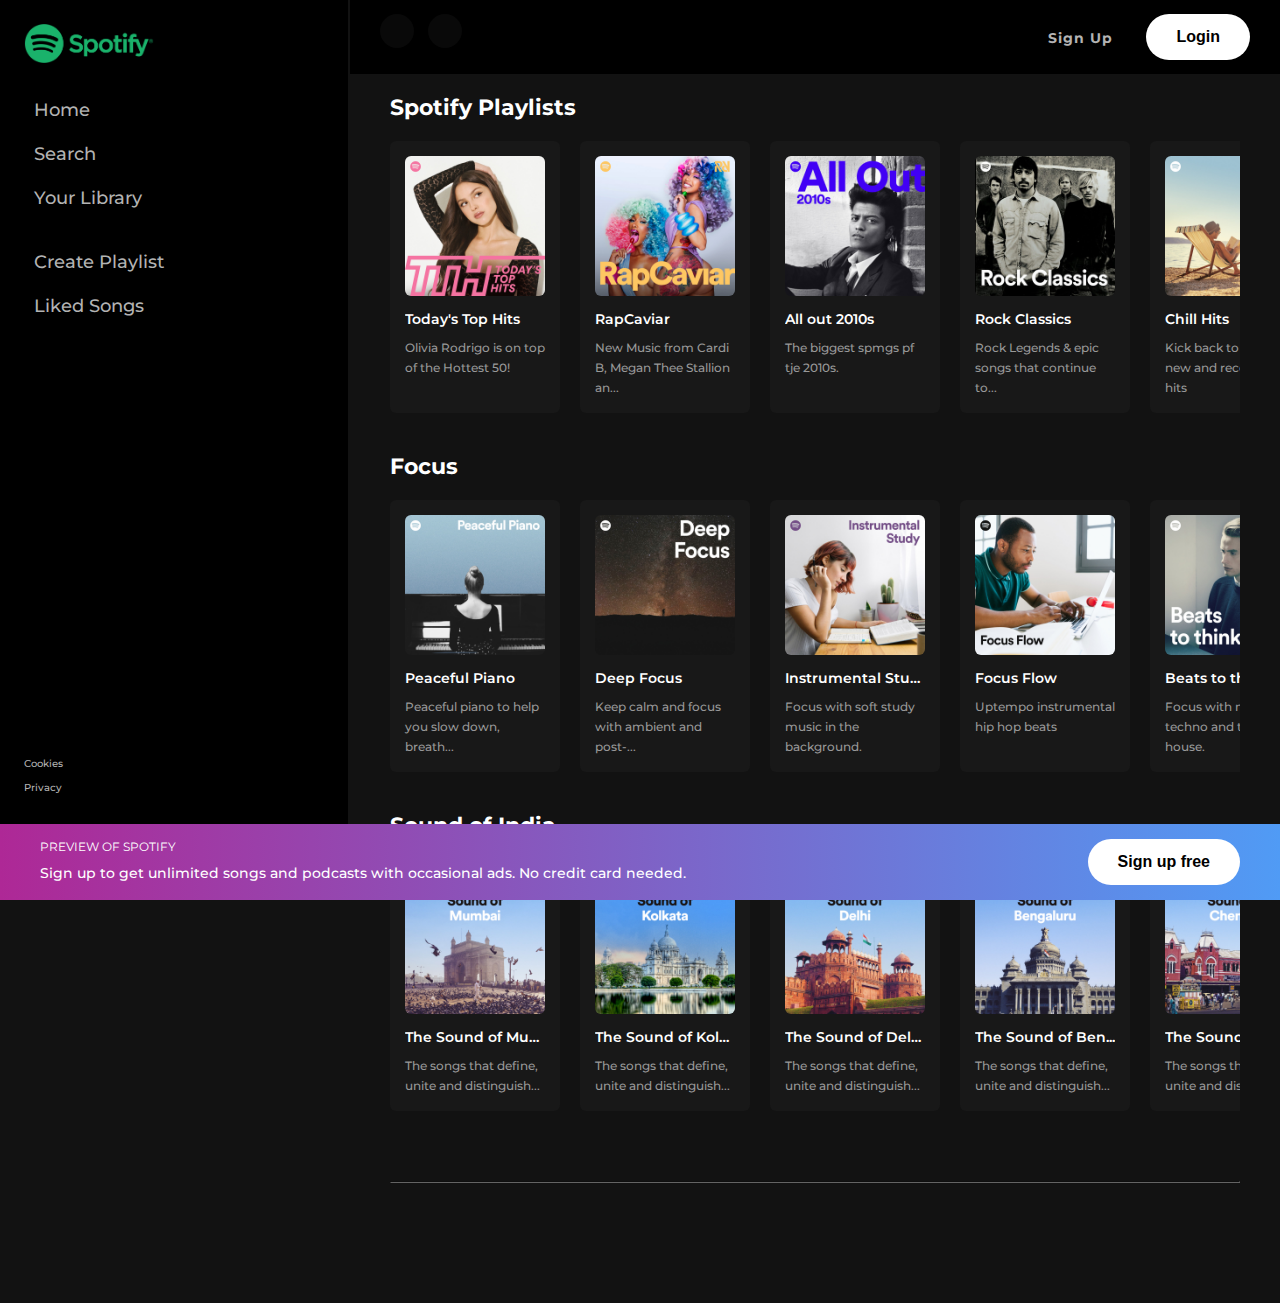
<file: docs/index.html>
<!DOCTYPE html>
<html lang="en">

<head>
    <meta charset="UTF-8">
    <meta name="viewport" content="width=device-width, initial-scale=1.0">
    <title>Spotify Clone</title>
    <link rel="stylesheet" href="styles.css">
    <link rel="shortcut icon" href="./images/Spotify_favicon.png" type="image/x-icon">
</head>

<body>

    <div class="sidebar">
        <div class="logo">
            <a href="#">
                <img src="./images/Spotify Logo.png" alt="Logo">
            </a>
        </div>

        <div class="navigation">
            <ul>
                <li>
                    <a href="#">
                        <span class="fa fa-home"></span>
                        <span>Home</span>
                    </a>
                </li>
                <li>
                    <a href="#">
                        <span class="fa fa-search"></span>
                        <span>Search</span>
                    </a>
                </li>
                <li>
                    <a href="#">
                        <span class="fa fas fa-book"></span>
                        <span>Your Library</span>
                    </a>
                </li>
            </ul>
        </div>

        <div class="navigation">
            <ul>
                <li>
                    <a href="#">
                        <span class="fa fa-home"></span>
                        <span>Create Playlist</span>
                    </a>
                </li>
                <li>
                    <a href="#">
                        <span class="fa fa-search"></span>
                        <span>Liked Songs</span>
                    </a>
                </li>

            </ul>
        </div>

        <div class="policies">
            <ul>
                <li>
                    <a href="#">Cookies</a>
                </li>
                <li>
                    <a href="#">Privacy</a>
                </li>
            </ul>
        </div>


    </div>

    <div class="main-container">
        <div class="topbar">
            <div class="prev-next-buttons">
                <button type="button" class="fa fas fa-chevron-left"></button>
                <button type="button" class="fa fas fa-chevron-right"></button>
            </div>

            <div class="navbar">
                <ul>
                    <li>
                        <a href="signup.html">Sign Up</a>
                    </li>
                </ul>
                <button onclick="location.href = 'login.html';">Login</button>
            </div>
        </div>

        <div class="spotify-playlists">
            <h2>Spotify Playlists</h2>

            <div class="list">
                <div class="item">
                    <img src="./images/Today's Top Hits.jpg" />
                    <div class="play">
                        <span class="fa fa-play"></span>
                    </div>
                    <h4>Today's Top Hits</h4>
                    <p>Olivia Rodrigo is on top of the Hottest 50!</p>
                </div>

                <div class="item">
                    <img src="./images/RapCaviar.jpg" />
                    <div class="play">
                        <span class="fa fa-play"></span>
                    </div>
                    <h4>RapCaviar</h4>
                    <p>New Music from Cardi B, Megan Thee Stallion an...</p>
                </div>

                <div class="item">
                    <img src="./images/All Out 2010s.jpg" />
                    <div class="play">
                        <span class="fa fa-play"></span>
                    </div>
                    <h4>All out 2010s</h4>
                    <p>The biggest spmgs pf tje 2010s.</p>
                </div>

                <div class="item">
                    <img src="./images/Rock Classics.jpg" />
                    <div class="play">
                        <span class="fa fa-play"></span>
                    </div>
                    <h4>Rock Classics</h4>
                    <p>Rock Legends & epic songs that continue to...</p>
                </div>

                <div class="item">
                    <img src="./images/Chill Hits.jpg" />
                    <div class="play">
                        <span class="fa fa-play"></span>
                    </div>
                    <h4>Chill Hits</h4>
                    <p>Kick back to the best new and recent chill hits</p>
                </div>

                <div class="item">
                    <img src="./images/Viva Latino.jpg" />
                    <div class="play">
                        <span class="fa fa-play"></span>
                    </div>
                    <h4>Viva Latino</h4>
                    <p>Today's top Latin hits elevando nuestra...</p>
                </div>



                <div class="item">
                    <img src="./images/All Out 80s.jpg" />
                    <div class="play">
                        <span class="fa fa-play"></span>
                    </div>
                    <h4>All out 80s</h4>
                    <p>The biggest songs of the 1980s. Cover: Michael...</p>
                </div>
            </div>
        </div>

        <div class="spotify-playlists">
            <h2>Focus</h2>
            <div class="list">
                <div class="item">
                    <img src="./images/Peaceful Piano.jpg" />
                    <div class="play">
                        <span class="fa fa-play"></span>
                    </div>
                    <h4>Peaceful Piano</h4>
                    <p>Peaceful piano to help you slow down, breath...</p>
                </div>

                <div class="item">
                    <img src="./images/Deep Focus.jpg" />
                    <div class="play">
                        <span class="fa fa-play"></span>
                    </div>
                    <h4>Deep Focus</h4>
                    <p>Keep calm and focus with ambient and post-...</p>
                </div>

                <div class="item">
                    <img src="./images/Instrumental Study.jpg" />
                    <div class="play">
                        <span class="fa fa-play"></span>
                    </div>
                    <h4>Instrumental Study</h4>
                    <p>Focus with soft study music in the background.</p>
                </div>



                <div class="item">
                    <img src="./images/Focus Flow.jpg" />
                    <div class="play">
                        <span class="fa fa-play"></span>
                    </div>
                    <h4>Focus Flow</h4>
                    <p>Uptempo instrumental hip hop beats</p>
                </div>

                <div class="item">
                    <img src="./images/Beats to think to.jpg" />
                    <div class="play">
                        <span class="fa fa-play"></span>
                    </div>
                    <h4>Beats to think to</h4>
                    <p>Focus with melodic techno and tech house.</p>
                </div>

                <div class="item">
                    <img src="./images/Reading Adventure.jpg" />
                    <div class="play">
                        <span class="fa fa-play"></span>
                    </div>
                    <h4>Reading Adventure</h4>
                    <p>Scores and soundtracks for daring quests, epic...</p>
                </div>

                <div class="item">
                    <img src="./images/Workday Lounge.jpg" />
                    <div class="play">
                        <span class="fa fa-play"></span>
                    </div>
                    <h4>Workday Lounge</h4>
                    <p>Lounge and chill out music for your workday</p>
                </div>
            </div>
        </div>

        <div class="spotify-playlists">
            <h2>Sound of India</h2>
            <div class="list">
                <div class="item">
                    <img src="./images/The Sound of Mumbai.jpg" />
                    <div class="play">
                        <span class="fa fa-play"></span>
                    </div>
                    <h4>The Sound of Mum...</h4>
                    <p>The songs that define, unite and distinguish...</p>
                </div>

                <div class="item">
                    <img src="./images/The Sound of Kolkata.jpg" />
                    <div class="play">
                        <span class="fa fa-play"></span>
                    </div>
                    <h4>The Sound of Kolka...</h4>
                    <p>The songs that define, unite and distinguish...</p>
                </div>

                <div class="item">
                    <img src="./images/The Sound of Delhi.jpg" />
                    <div class="play">
                        <span class="fa fa-play"></span>
                    </div>
                    <h4>The Sound of Delhi...</h4>
                    <p>The songs that define, unite and distinguish...</p>
                </div>

                <div class="item">
                    <img src="./images/The Sound of Bengaluru.jpg" />
                    <div class="play">
                        <span class="fa fa-play"></span>
                    </div>
                    <h4>The Sound of Ben...</h4>
                    <p>The songs that define, unite and distinguish...</p>
                </div>

                <div class="item">
                    <img src="./images/The Sound of Chennai.jpg" />
                    <div class="play">
                        <span class="fa fa-play"></span>
                    </div>
                    <h4>The Sound of Chen...</h4>
                    <p>The songs that define, unite and distinguish...</p>
                </div>

                <div class="item">
                    <img src="./images/The Sound of Hyderabad.jpg" />
                    <div class="play">
                        <span class="fa fa-play"></span>
                    </div>
                    <h4>The Sound of Hyde...</h4>
                    <p>The songs that define, unite and distinguish...</p>
                </div>


            </div>

            <hr>
        </div>

    </div>

    <div class="preview">
        <div class="text">
            <h6>Preview of Spotify</h6>
            <p>Sign up to get unlimited songs and podcasts with occasional ads. No credit card needed.</p>
        </div>
        <div class="button">
            <button type="button">Sign up free</button>
        </div>
    </div>


</body>

</html>
</file>
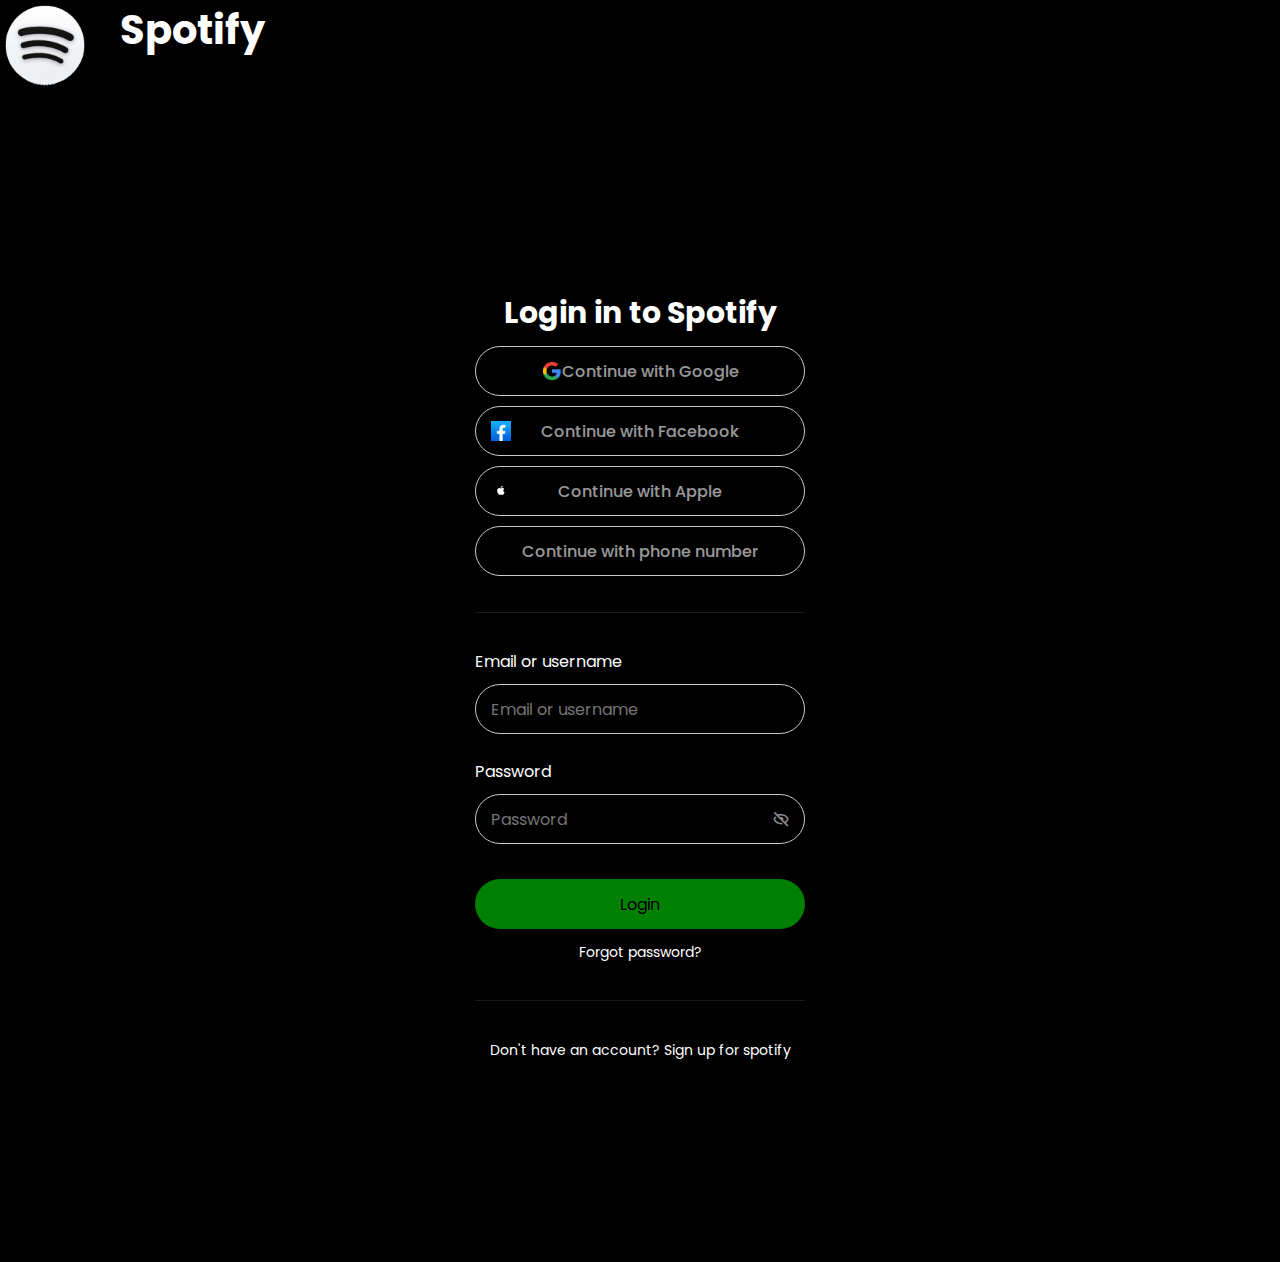
<file: docs/login.html>
<!DOCTYPE html>
<!-- Coding By CodingNepal - codingnepalweb.com -->
    <html lang="en">
    <head>
        <meta charset="UTF-8">
        <meta http-equiv="X-UA-Compatible" content="IE=edge">
        <meta name="viewport" content="width=device-width, initial-scale=1.0">
        <title> Responsive Login and Signup Form </title>

        <!-- CSS -->
        <link rel="stylesheet" href="loginstyles.css">
                
        <!-- Boxicons CSS -->
        <link href='https://unpkg.com/boxicons@2.1.2/css/boxicons.min.css' rel='stylesheet'>
                        
    </head>
    <body>
        <div class="spotify">
            <img src="png-clipart-spotify-for-macos-spotify-logo-removebg-preview.png" alt="" class="image">
            <p class="message">Spotify</p>
        </div>
        <section class="container forms">
            <div class="form login">
                <div class="form-content">
                    <header>Login in to Spotify</header>   
                <div class="media-options">
                    <a href="#" class="field google">
                        <img src="Google__G__logo.svg.png" alt="" class="google-img">
                        <span>Continue with Google</span>
                    </a>
                </div>
                <div class="media-options">
                    <a href="#" class="field facebook">
                        <img src="facebook.png" alt="" class="facebook-img">
                        <span>Continue with Facebook</span>
                    </a>
                </div>
                <div class="media-options">
                    <a href="#" class="field apple">
                        <img src="download.png" alt="" class="apple-img">
                        <span>Continue with Apple</span>
                    </a>
                </div>
                <div class="media-options">
                    <a href="#" class="field apple">
                        <span>Continue with phone number</span>
                    </a>
                </div>
                <div class="line"></div>
                <form action="#">
                    <label class="label">Email or username</label>
                    <div class="field input-field">
                        <input type="email" placeholder="Email or username" class="input">
                    </div>
                    <br>
                    <label class="label">Password</label>
                    <div class="field input-field">
                        <input type="password" placeholder="Password" class="password">
                        <i class='bx bx-hide eye-icon'></i>
                    </div>
                    <br>
                    <div class="field button-field">
                        <button>Login</button>
                    </div>
                    <div class="form-link">
                        <a href="#" class="forgot-pass">Forgot password?</a>
                    </div>

                </form>
                <div class="line"></div>
                <div class="form-link">
                    <span>Don't have an account? <a href="signup.html" class="link signup-link">Sign up for spotify</a></span>
                </div>
            </div>
            </div>
        </section>    

    </body>
</html>
</file>
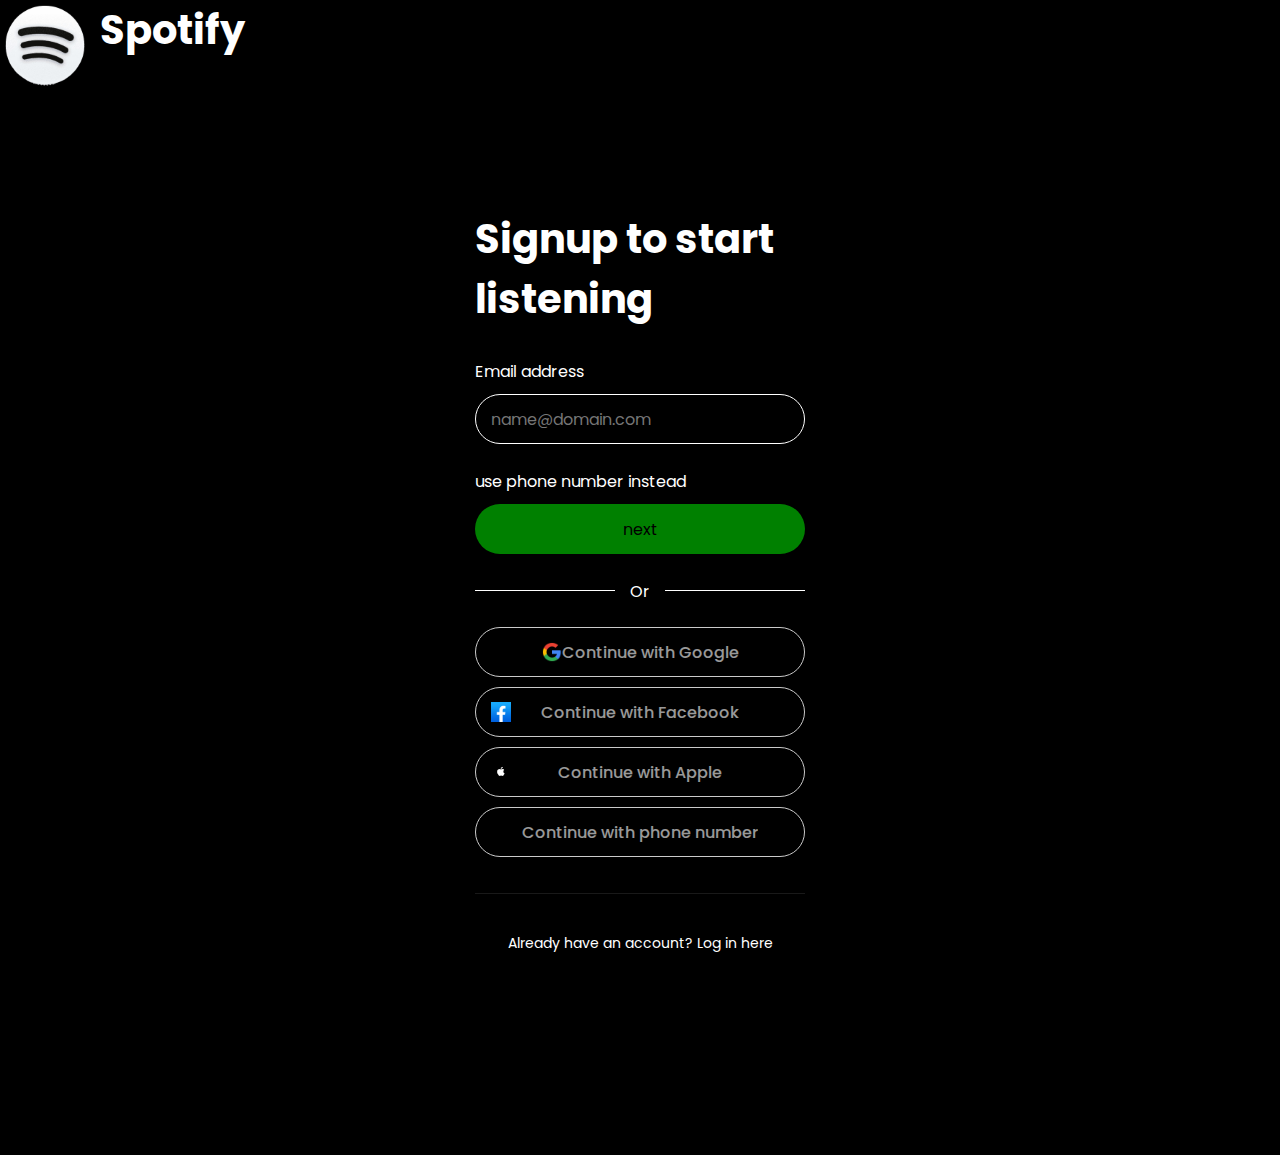
<file: docs/signup.html>
<!DOCTYPE html>
<!-- Coding By CodingNepal - codingnepalweb.com -->
    <html lang="en">
    <head>
        <meta charset="UTF-8">
        <meta http-equiv="X-UA-Compatible" content="IE=edge">
        <meta name="viewport" content="width=device-width, initial-scale=1.0">
        <title> Responsive Login and Signup Form </title>

        <!-- CSS -->
        <link rel="stylesheet" href="signupstyle.css">
                
        <!-- Boxicons CSS -->
        <link href='https://unpkg.com/boxicons@2.1.2/css/boxicons.min.css' rel='stylesheet'>
                        
    </head>
    <body>
        <div class="spotify">
            <img src="png-clipart-spotify-for-macos-spotify-logo-removebg-preview.png" alt="" class="image">
            <p class="message">Spotify</p>
        </div>
        <section class="container forms">
            <div class="form login">
                <div class="form-content">
                    <header>Signup to start listening </header> 
                <form action="#">
                    <label class="label">Email address</label>
                    <div class="field input-field">
                        <input type="email" placeholder="name@domain.com" class="input">
                    </div>
                    <br>
                    <label class="label">use phone number instead</label>
                    <div class="field button-field">
                        <button>next</button>
                    </div>
                
                </form>
                <div class="line"></div>  
                <div class="media-options">
                    <a href="#" class="field google">
                        <img src="Google__G__logo.svg.png" alt="" class="google-img">
                        <span>Continue with Google</span>
                    </a>
                </div>
                <div class="media-options">
                    <a href="#" class="field facebook">
                        <img src="facebook.png" alt="" class="facebook-img">
                        <span>Continue with Facebook</span>
                    </a>
                </div>
                <div class="media-options">
                    <a href="#" class="field apple">
                        <img src="download.png" alt="" class="apple-img">
                        <span>Continue with Apple</span>
                    </a>
                </div>
                <div class="media-options">
                    <a href="#" class="field apple">
                        <span>Continue with phone number</span>
                    </a>
                </div>
                <div class="aline"></div>
                <div class="form-link">
                    <span>Already have an account? <a href="login.html" class="link signup-link">Log in here</a></span>
                </div>
            </div>
            </div>
        </section>    

    </body>
</html>
</file>
<file: docs/styles.css>
@import url('https://fonts.googleapis.com/css2?family=Montserrat:ital,wght@0,100;0,200;0,300;0,400;0,500;0,600;0,700;0,800;0,900;1,100;1,200;1,300;1,400;1,500;1,600;1,700;1,800;1,900&family=Nunito:ital,wght@0,200;0,300;0,400;0,500;1,200;1,300;1,400;1,500&family=Quicksand:wght@300;400;500;600;700&display=swap');

* {
    padding: 0;
    margin: 0;
}

body {
    background-color: #121212;
    font-family: 'Montserrat', sans-serif;
}

.sidebar {
    position: fixed;
    left: 0;
    top: 0;
    bottom: 0;
    width: 300px;
    background-color: #000000;
    padding: 24px;
}

.sidebar .logo img {
    width: 130px;
}

.sidebar .navigation ul {
    list-style: none;
    margin-top: 20px;
}

.sidebar .navigation ul li {
    padding: 10px 0px;
}

.sidebar .navigation ul li a {
    color: #b3b3b3;
    text-decoration: none;
    font-weight: 500;
    font-size: 18px;
}

.sidebar .navigation ul li .fa {
    font-size: 20px;
    margin-right: 10px;
}

.sidebar .navigation ul li a:hover {
    color: #ffffff;
}

.sidebar .policies {
    position: absolute;
    bottom: 100px;
}

.sidebar .policies ul {
    list-style: none;
}

.sidebar .policies ul li {
    padding-bottom: 5px;
}

.sidebar .policies ul li a {
    color: #b3b3b3;
    font-weight: 500;
    text-decoration: none;
    font-size: 10px;
}

.sidebar .policies ul li a:hover {
    text-decoration: underline;
}

.main-container {
    margin-left: 350px;
    margin-bottom: 100px;
}

.topbar {
    display: flex;
    justify-content: space-between;
    background-color: #000;
    padding: 14px 30px;
}

.topbar .prev-next-buttons button {
    color: #7a7a7a;
    cursor: not-allowed;
    width: 34px;
    height: 34px;
    border-radius: 100%;
    font-size: 18px;
    border: 0px;
    background-color: #090909;
    margin-right: 10px;
}

.topbar .navbar {
    display: flex;
    align-items: center;
}

.topbar .navbar ul {
    list-style: none;
}

.topbar .navbar ul li {
    display: inline-block;
    margin: 0px 8px;
    width: 70px;
}

.topbar .navbar ul li a {
    color: #b3b3b3;
    text-decoration: none;
    font-weight: bold;
    font-size: 14px;
    letter-spacing: 1px;
}

.topbar .navbar ul li a:hover {
    color: #ffffff;
    font-size: 15px;
}

.topbar .navbar button {
    background-color: #ffffff;
    color: #000000;
    font-size: 16px;
    font-weight: bold;
    padding: 14px 30px;
    border: 0px;
    border-radius: 40px;
    cursor: pointer;
    margin-left: 20px;
}

.topbar .navbar button:hover {
    background-color: #f2f2f2;
}

.spotify-playlists {
    padding: 20px 40px;
}

.spotify-playlists h2 {
    color: #ffffff;
    font-size: 22px;
    margin-bottom: 20px;
}

.spotify-playlists .list {
    display: flex;
    gap: 20px;
    overflow: hidden;
}

.spotify-playlists .list .item {
    min-width: 140px;
    width: 160px;
    padding: 15px;
    background-color: #181818;
    border-radius: 6px;
    cursor: pointer;
    transition: all ease 0.4s;
}

.spotify-playlists .list .item:hover {
    background-color: #252525;
}



.spotify-playlists .list .item img {
    width: 100%;
    border-radius: 6px;
    margin-bottom: 10px;
}

.spotify-playlists .list .item .play {
    position: relative;
}

.spotify-playlists .list .item .play .fa {
    position: absolute;
    right: 10px;
    top: -60px;
    padding: 18px;
    background-color: #1db954;
    border-radius: 100%;
    opacity: 0;
    transition: all ease 0.4s;
}

.spotify-playlists .list .item:hover .play .fa {
    opacity: 1;
    transform: translateY(-20px);
}

.spotify-playlists .list .item h4 {
    color: #ffffff;
    font-size: 14px;
    margin-bottom: 10px;
    font-weight: 600;
    white-space: nowrap;
    overflow: hidden;
    text-overflow: ellipsis;
}

.spotify-playlists .list .item p {
    color: #989898;
    font-size: 12px;
    line-height: 20px;
    font-weight: 500;
}

.spotify-playlists hr {
    margin: 70px 0px 0px;
    border-color: #636363;
}

.preview {
    position: fixed;
    bottom: 0;
    left: 0;
    right: 0;
    background: linear-gradient(to right, #ae2896, #509bf5);
    padding: 15px 40px;
    display: flex;
    justify-content: space-between;
}

.preview h6 {
    color: #ffffff;
    text-transform: uppercase;
    font-weight: 400;
    font-size: 12px;
    margin-bottom: 10px;
}

.preview p {
    color: #ffffff;
    font-size: 14px;
    font-weight: 500;
}

.preview button {
    background-color: #ffffff;
    color: #000000;
    font-size: 16px;
    font-weight: bold;
    padding: 14px 30px;
    border: 0px;
    border-radius: 40px;
    cursor: pointer;
}
</file>
<file: docs/loginstyles.css>
/* Google Fonts - Poppins */
@import url('https://fonts.googleapis.com/css2?family=Poppins:wght@300;400;500;600&display=swap');

*{
    margin: 0;
    padding: 0;
    /* height:100vh; */
    box-sizing: border-box;
    font-family: 'Poppins', sans-serif;
 /* background: linear-gradient(rgba(255, 255, 255, 0.1) 0%, rgb(0, 0, 0) 100%); */
    background-color:black; 
}
.container{
    height: 100%;
    width: 100%;
    display: flex;
    /* align-items: center; */
    justify-content: center;
    /* background:rgb(0, 0, 0) 100%; */
    /* background-color: black; */
    background: linear-gradient(rgba(255, 255, 255, 0.1) 0%, rgb(0, 0, 0) 100%);
    column-gap: 30px;
    
}
.form{
    position: absolute;
    max-width: 730px;
    width: 100%;
    padding: 200px;
    border-radius: 6px;
    background:black;
}
.form.signup{
    opacity: 0;
    pointer-events: none;
}
.forms.show-signup .form.signup{
    opacity: 1;
    pointer-events: auto;
}
.forms.show-signup .form.login{
    opacity: 0;
    pointer-events: none;
}
header{
    font-size: 30px;
    font-weight: bold;
    color: white;
    text-align: center;;
}
form{
    margin-top: 30px;
}
.form .field{
    position: relative;
    height: 50px;
    width: 100%;
    margin-top: 10px;
    border-radius: 500px;
}
.field label{
    color:white;
}
.field input,
.field button{
    height: 100%;
    width: 100%;
    border: none;
    font-size: 16px;
    font-weight: 400;
    border-radius: 500px;
}
.field input{
    outline: none;
    padding: 0 15px;
    border: 1px solid#CACACA;
    background-color: black;
}
.field input:focus{
    border-bottom-width: 2px;
}
.eye-icon{
    position: absolute;
    top: 50%;
    right: 10px;
    transform: translateY(-50%);
    font-size: 18px;
    color: #8b8b8b;
    cursor: pointer;
    padding: 5px;
}
.field button{
    color:black;
    background-color:green;
    /* transition: all 0.3s ease; */
    cursor: pointer;
}
.field button:hover{
    background-color:green;
}
.form-link{
    text-align: center;
    margin-top: 10px;
}
.form-link span,
.form-link a{
    font-size: 14px;
    font-weight: 400;
    color:white;
}
.form a{
    color: white;
    text-decoration: none;
}
.form-content a:hover{
    text-decoration: underline;
}
.line{
    position: relative;
    height: 1px;
    width: 100%;
    margin: 36px 0;
    background-color: rgba(246, 243, 243, 0.1);
}
/* .line::before{
    content: 'Or';
    position: absolute;
    top: 50%;
    left: 50%;
    transform: translate(-50%, -50%);
    background-color: #FFF;
    color: #8b8b8b;
    padding: 0 15px;
} */
.media-options a{
    display: flex;
    align-items: center;
    justify-content: center;
}
a.facebook{
    color: #fff;
    background-color:black;
}
img.facebook-img{
    position: absolute;
    top: 50%;
    left: 15px;
    transform: translateY(-50%);
}
img.facebook-img{
    height: 20px;
    width: 20px;
    object-fit: cover;
}
a.facebook{
    border: 1px solid #CACACA;
    padding-block: 7px;
    padding-inline: 31px;

}
a.facebook span{
    font-weight: 500;
    opacity: 0.6;
    color: white;
}
img.apple-img{
    position: absolute;
    top: 50%;
    left: 15px;
    transform: translateY(-50%);
}
img.apple-img{
    height: 20px;
    width: 20px;
    object-fit: cover;
}
a.apple{
    border: 1px solid #CACACA;
}
a.apple span{
    font-weight: 500;
    opacity: 0.6;
    color:white;
}
img.google-img{
    height: 20px;
    width: 20px;
    object-fit: cover;
}
a.google{
    border: 1px solid #CACACA;
}
a.google span{
    font-weight: 500;
    opacity: 0.6;
    color: white;
}
@media screen and (max-width: 400px) {
    .form{
        padding: 20px 10px;
    }
    
}
.spotify{
    display:flex;
    background-attachment: fixed;
    height: 10vh;
    width: 100%;
    column-gap: 30px;
    background-color:black;  
}
.message{
    color: white;
    font-weight: bolder;
    font-size: 40px;
}
.image{
    height: 10vh;
    width:10;
}
.label{
    color: white;
}
</file>
<file: docs/signupstyle.css>
/* Google Fonts - Poppins */
@import url('https://fonts.googleapis.com/css2?family=Poppins:wght@300;400;500;600&display=swap');

*{
    margin: 0;
    padding: 0;
    /* height:100vh; */
    box-sizing: border-box;
    font-family: 'Poppins', sans-serif;
 /* background: linear-gradient(rgba(255, 255, 255, 0.1) 0%, rgb(0, 0, 0) 100%); */
    background-color:black; 
}
.container{
    height: 100%;
    width: 100%;
    display: flex;
    /* align-items: center; */
    justify-content: center;
    /* background:rgb(0, 0, 0) 100%; */
    /* background-color: black; */
    background: linear-gradient(rgba(255, 255, 255, 0.1) 0%, rgb(0, 0, 0) 100%);
    column-gap: 30px;
    
}
.form{
    position: absolute;
    max-width: 730px;
    width: 100%;
    padding: 200px;
    border-radius: 6px;
    background:black;
}
.form.signup{
    opacity: 0;
    pointer-events: none;
}
.forms.show-signup .form.signup{
    opacity: 1;
    pointer-events: auto;
}
.forms.show-signup .form.login{
    opacity: 0;
    pointer-events: none;
}
header{
    font-size: 40px;
    font-weight: bold;
    color: white;
    text-align: left;
}
form{
    margin-top: 30px;
}
.form .field{
    position: relative;
    height: 50px;
    width: 100%;
    margin-top: 10px;
    border-radius: 500px;
}
.field label{
    color:white;
}
.field input,
.field button{
    height: 100%;
    width: 100%;
    border: none;
    font-size: 16px;
    font-weight: 400;
    border-radius: 500px;
}
.field input{
    outline: none;
    padding: 0 15px;
    border: 1px solid white;
    background-color: black;
}
.field input:focus{
    border-bottom-width: 2px;
}
.eye-icon{
    position: absolute;
    top: 50%;
    right: 10px;
    transform: translateY(-50%);
    font-size: 18px;
    color: #8b8b8b;
    cursor: pointer;
    padding: 5px;
}
.field button{
    color:black;
    background-color:green;
    /* transition: all 0.3s ease; */
    cursor: pointer;
}
.field button:hover{
    background-color:green;
}
.form-link{
    text-align: center;
    margin-top: 10px;
}
.form-link span,
.form-link a{
    font-size: 14px;
    font-weight: 400;
    color:white;
}
.form a{
    color: white;
    text-decoration: none;
}
.form-content a:hover{
    text-decoration: underline;
}
.line{
    position: relative;
    height: 1px;
    width: 100%;
    margin: 36px 0;
    background-color:white;
}
.line::before{
    content: 'Or';
    position: absolute;
    top: 50%;
    left: 50%;
    transform: translate(-50%, -50%);
    background-color:black;
    color: white;
    padding: 0 15px;
}
.media-options a{
    display: flex;
    align-items: center;
    justify-content: center;
}
a.facebook{
    color: #fff;
    background-color:black;
}
img.facebook-img{
    position: absolute;
    top: 50%;
    left: 15px;
    transform: translateY(-50%);
}
img.facebook-img{
    height: 20px;
    width: 20px;
    object-fit: cover;
}
a.facebook{
    border: 1px solid #CACACA;
    padding-block: 7px;
    padding-inline: 31px;

}
a.facebook span{
    font-weight: 500;
    opacity: 0.6;
    color: white;
}
img.apple-img{
    position: absolute;
    top: 50%;
    left: 15px;
    transform: translateY(-50%);
}
img.apple-img{
    height: 20px;
    width: 20px;
    object-fit: cover;
}
a.apple{
    border: 1px solid #CACACA;
}
a.apple span{
    font-weight: 500;
    opacity: 0.6;
    color:white;
}
img.google-img{
    height: 20px;
    width: 20px;
    object-fit: cover;
}
a.google{
    border: 1px solid #CACACA;
}
a.google span{
    font-weight: 500;
    opacity: 0.6;
    color: white;
}
@media screen and (max-width: 400px) {
    .form{
        padding: 20px 10px;
    }
    
}
.spotify{
    display:flex;
    background-attachment: fixed;
    height: 1vh;
    width: 100%;
    column-gap: 10px;
    background-color:black;  
}
.message{
    color: white;
    font-weight: bolder;
    font-size: 40px;
}
.image{
    height: 10vh;
    width: 10vh;
}
.label{
    color: white;
}
.aline{
    position: relative;
    height: 1px;
    width: 100%;
    margin: 36px 0;
    background-color: rgba(246, 243, 243, 0.1);
}
</file>
